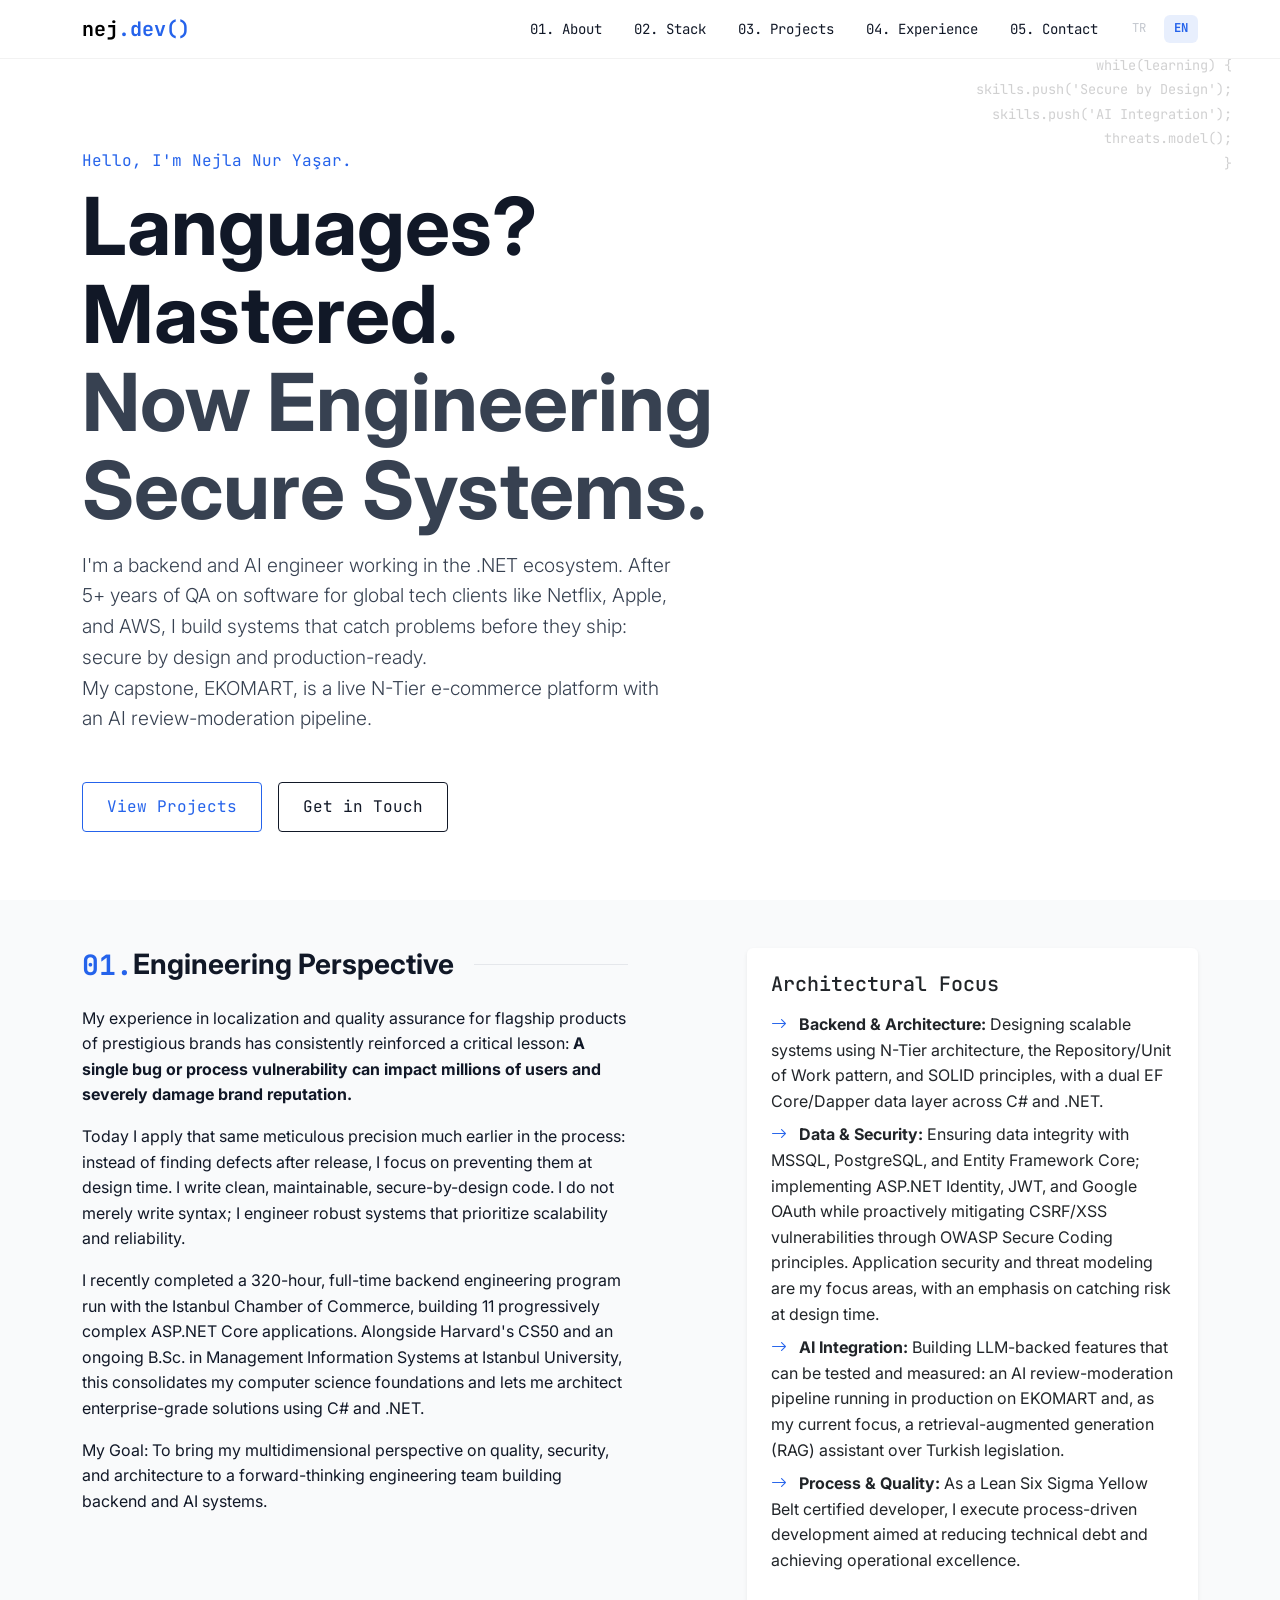
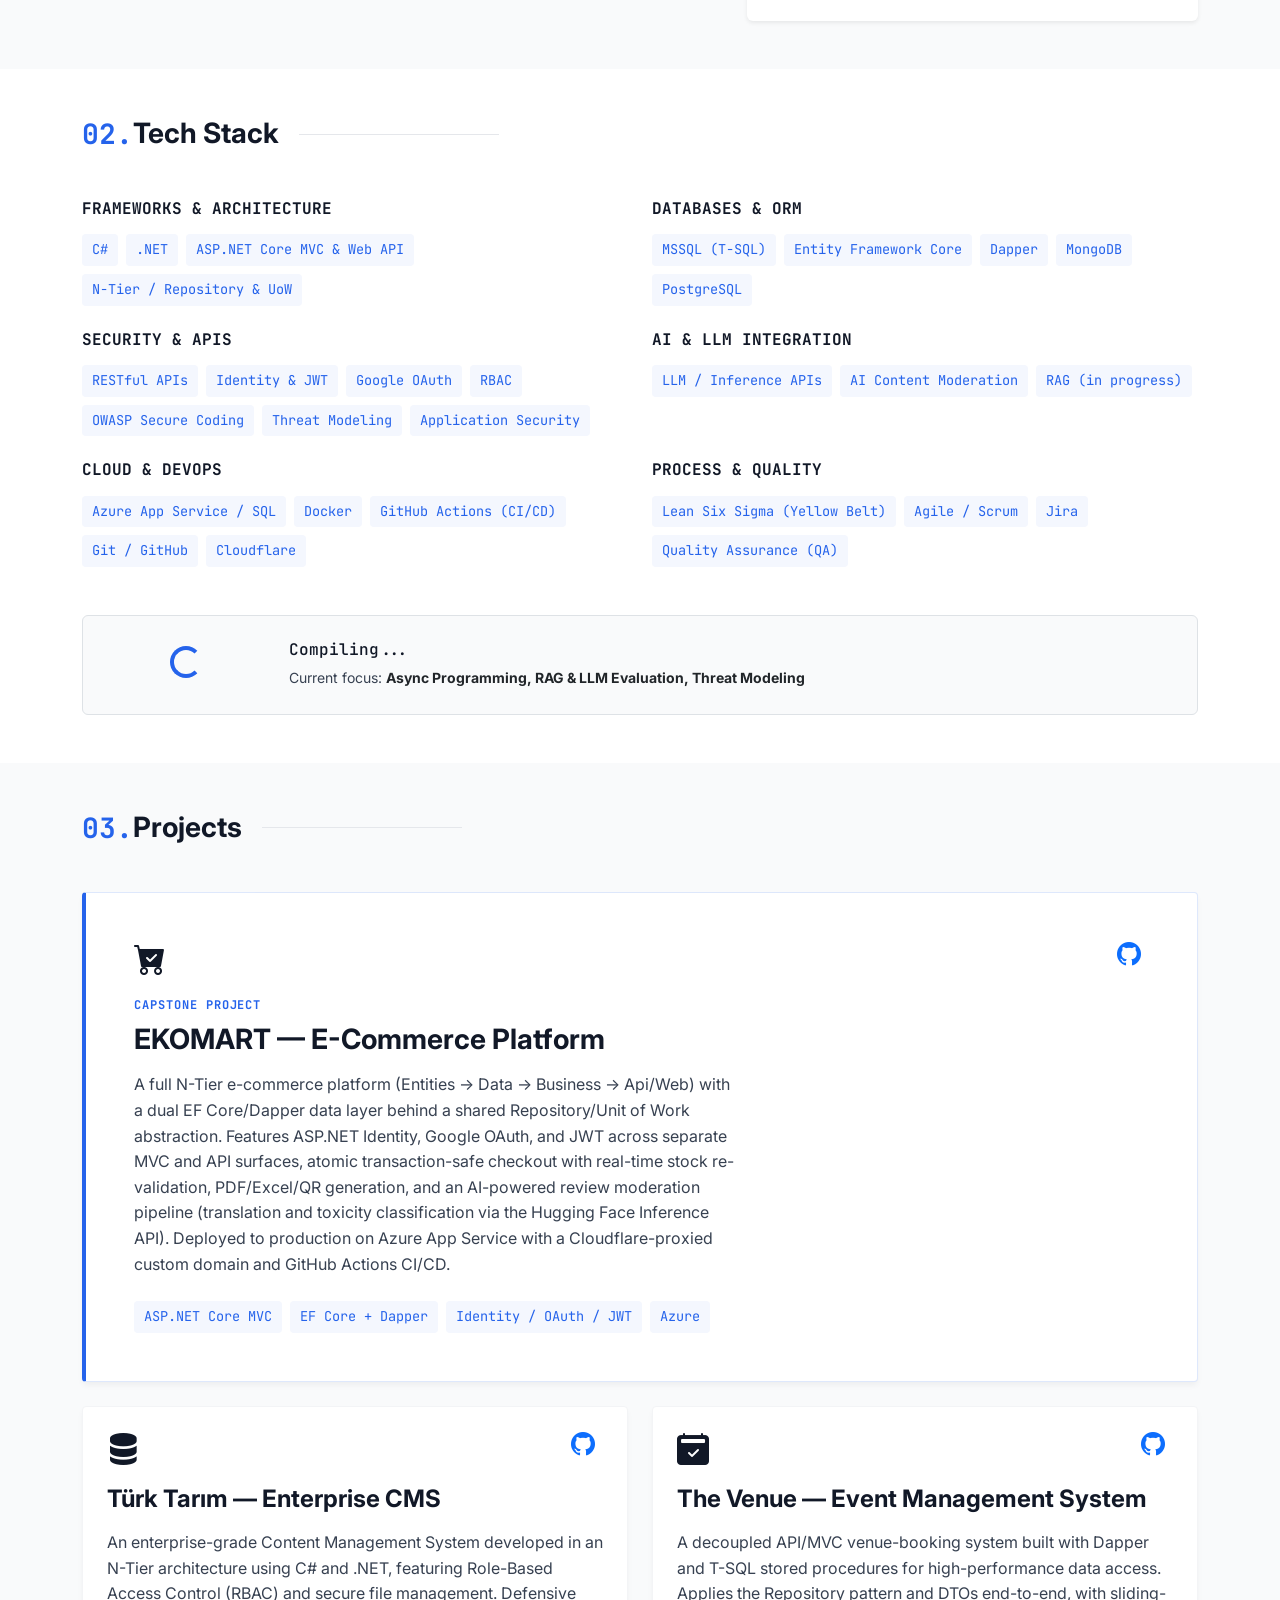
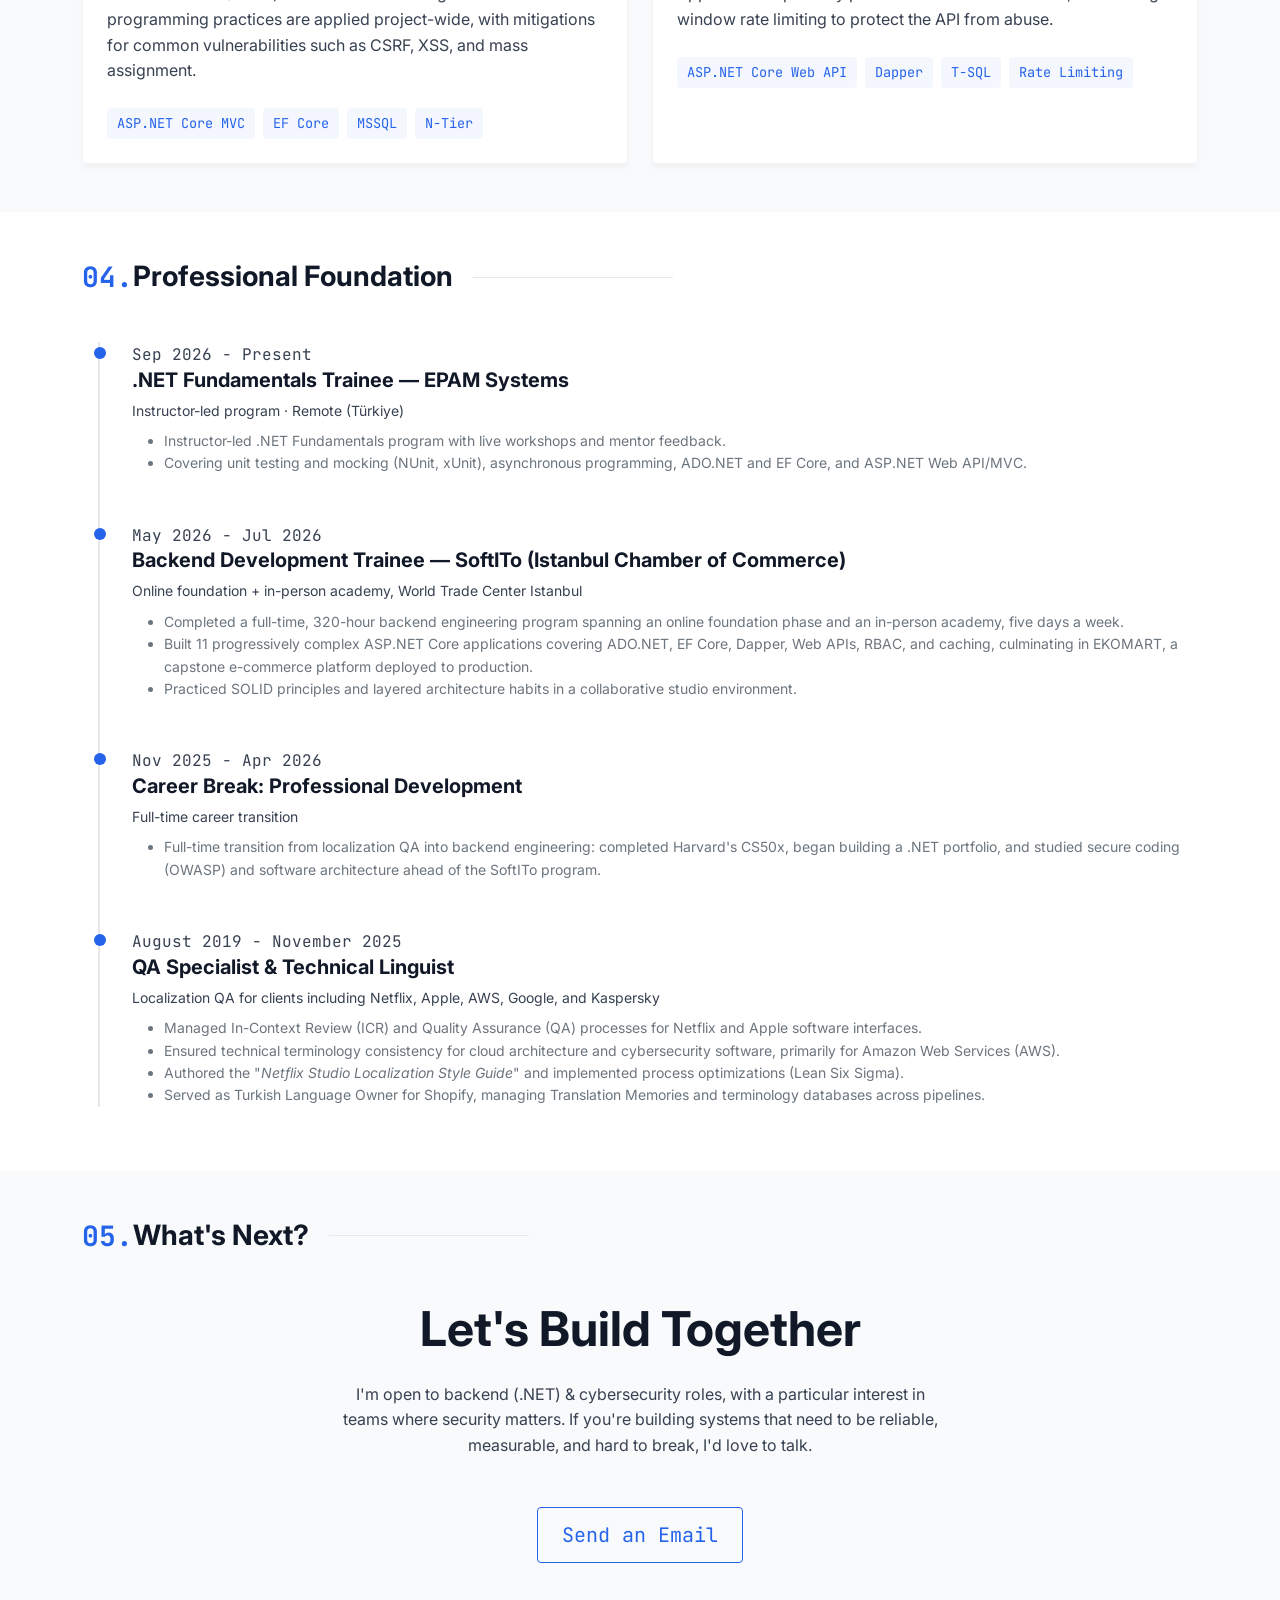
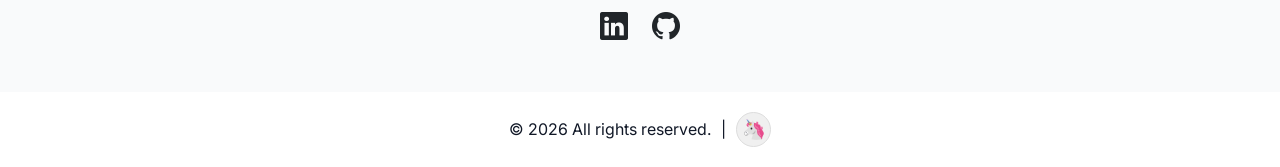
<file: index.html>
<!DOCTYPE html>
<html lang="en">

<head>
    <meta charset="UTF-8">
    <meta name="viewport" content="width=device-width, initial-scale=1.0">
    <link rel="icon" type="image/x-icon" href="/favicon.ico">
    <link rel="icon" type="image/svg+xml" href="/favicon.svg">
    <link rel="icon" type="image/png" sizes="96x96" href="/favicon-96x96.png">
    <title>Nejla Nur Yaşar | Backend & AI Engineer (.NET)</title>
    <link rel="stylesheet" href="https://cdn.jsdelivr.net/npm/bootstrap@5.3.0/dist/css/bootstrap.min.css">
    <link rel="stylesheet"
        href="https://fonts.googleapis.com/css2?family=Inter:wght@300;400;600;800&family=JetBrains+Mono:wght@400;700&display=swap">
    <link rel="stylesheet" href="https://cdn.jsdelivr.net/npm/bootstrap-icons@1.10.0/font/bootstrap-icons.css">
    <link rel="stylesheet" href="assets/css/style.css?v=2">
</head>

<body data-bs-spy="scroll" data-bs-target="#navbar-example" data-bs-offset="100">

    <nav id="navbar-example" class="navbar navbar-expand-lg fixed-top blur-nav">
        <div class="container">
            <a class="navbar-brand font-mono fw-bold" href="#">nej<span class="text-accent">.dev()</span></a>
            <button class="navbar-toggler" type="button" data-bs-toggle="collapse" data-bs-target="#navbarNav">
                <span class="navbar-toggler-icon"></span>
            </button>
            <div class="collapse navbar-collapse justify-content-end" id="navbarNav">
                <ul class="navbar-nav font-mono small">
                    <li class="nav-item"><a class="nav-link" href="#about" data-i18n="nav.about">01. About</a></li>
                    <li class="nav-item"><a class="nav-link" href="#stack" data-i18n="nav.stack">02. Stack</a></li>
                    <li class="nav-item"><a class="nav-link" href="#projects" data-i18n="nav.projects">03. Projects</a>
                    </li>
                    <li class="nav-item"><a class="nav-link" href="#experience" data-i18n="nav.experience">04.
                            Experience</a></li>
                    <li class="nav-item"><a class="nav-link text-accent" href="#contact" data-i18n="nav.contact">05.
                            Contact</a></li>
                    <li class="nav-item ms-lg-3 d-flex align-items-center">
                        <div class="lang-switch font-mono small d-flex gap-2"> <span data-lang="tr" id="btn-tr"
                                class="lang-btn">TR</span>
                            <span data-lang="en" id="btn-en" class="lang-btn">EN</span>
                        </div>
                    </li>
                </ul>
            </div>
        </div>
    </nav>

    <div class="hero-bg-code font-mono text-end pe-3 pe-lg-5 pt-5">
        while(learning) {<br>
        &nbsp;&nbsp;skills.push('Secure by Design');<br>
        &nbsp;&nbsp;skills.push('AI Integration');<br>
        &nbsp;&nbsp;threats.model();<br>
        }
    </div>

    <header class="hero-section d-flex flex-column justify-content-center position-relative overflow-hidden py-5">
        <div class="container">
            <div class="row align-items-center">
                <div class="col-lg-8">
                    <p class="font-mono text-accent mb-2" data-i18n="hero.greeting">Hello, I'm Nejla Nur Yaşar.</p>
                    <h1 class="display-1 fw-bold tracking-tighter mb-3">
                        <span data-i18n="hero.title_main">Languages? Mastered.</span><br>
                        <span class="text-secondary-custom" data-i18n="hero.title_sub">Now Engineering Secure
                            Systems.</span>
                    </h1>
                    <p class="lead text-muted mw-600 mb-5" data-i18n="hero.description">
                        I'm a backend and AI engineer working in the <span class='text-highlight'>.NET
                            ecosystem</span>. After 5+ years of QA on software for global tech clients like
                        Netflix, Apple, and AWS, I build systems that catch problems before they ship:
                        secure by design and production-ready. <br> My capstone, EKOMART, is a live N-Tier
                        e-commerce platform with an AI review-moderation pipeline.
                    </p>
                    <div class="d-flex align-items-center gap-3">
                        <a href="#projects" class="btn btn-custom-primary font-mono" data-i18n="hero.btn_projects">View
                            Projects</a>
                        <a href="#contact" class="btn btn-custom-dark font-mono" data-i18n="hero.btn_contact">Get in
                            Touch</a>
                    </div>
                </div>
            </div>
        </div>
    </header>

    <section id="about" class="py-5 bg-light-custom">
        <div class="container">
            <div class="row">
                <div class="col-lg-6 mb-4">
                    <h2 class="section-title">
                        <span class="text-accent font-mono">01.</span><span data-i18n="about.title">Engineering
                            Perspective</span>
                    </h2>

                    <p class="mt-4" data-i18n="about.p1">
                        My experience in localization and quality assurance for flagship products of
                        prestigious brands has consistently reinforced a critical lesson: <strong>A single
                            bug or process vulnerability can impact millions of users and severely damage brand
                            reputation.</strong>
                    </p>
                    <p data-i18n="about.p2">
                        Today I apply that same meticulous precision much earlier in the process: instead of
                        finding defects after release, I focus on preventing them at design time. I write
                        clean, maintainable, secure-by-design code. I do not merely write syntax; I engineer
                        robust systems that prioritize scalability and reliability.
                    </p>
                    <p data-i18n="about.p3">
                        I recently completed a 320-hour, full-time backend engineering program run with the
                        Istanbul Chamber of Commerce, building 11 progressively complex ASP.NET Core
                        applications. Alongside Harvard's CS50 and an ongoing B.Sc. in Management
                        Information Systems at Istanbul University, this consolidates my computer science
                        foundations and lets me architect enterprise-grade solutions using C# and .NET.
                    </p>
                    <p data-i18n="about.p4">
                        My Goal: To bring my multidimensional perspective on quality, security, and
                        architecture to a forward-thinking engineering team building backend and AI systems.
                    </p>

                </div>
                <div class="col-lg-5 offset-lg-1">
                    <div class="card border-0 shadow-sm p-4 h-100">
                        <h4 class="h5 mb-3 font-mono" data-i18n="about.focus_title">Architectural Focus</h4>
                        <ul class="list-unstyled">
                            <li class="mb-2">
                                <i class="bi bi-arrow-right text-accent me-2"></i>
                                <span data-i18n="about.focus_backend"><strong>Backend & Architecture:</strong> Designing
                                    scalable systems using N-Tier architecture, the
                                    Repository/Unit of Work pattern, and SOLID principles, with a dual EF
                                    Core/Dapper data layer across C# and .NET.</span>
                            </li>
                            <li class="mb-2">
                                <i class="bi bi-arrow-right text-accent me-2"></i>
                                <span data-i18n="about.focus_security"><strong>Data & Security:</strong> Ensuring data
                                    integrity with MSSQL, PostgreSQL, and Entity Framework Core;
                                    implementing ASP.NET Identity, JWT, and Google OAuth while proactively
                                    mitigating CSRF/XSS vulnerabilities through OWASP Secure Coding
                                    principles. Application security and threat modeling are my focus areas,
                                    with an emphasis on catching risk at design time.</span>
                            </li>
                            <li class="mb-2">
                                <i class="bi bi-arrow-right text-accent me-2"></i>
                                <span data-i18n="about.focus_ai"><strong>AI Integration:</strong> Building LLM-backed
                                    features that can be tested and measured: an AI
                                    review-moderation pipeline running in production on EKOMART and, as my
                                    current focus, a retrieval-augmented generation (RAG) assistant over
                                    Turkish legislation.</span>
                            </li>
                            <li class="mb-2">
                                <i class="bi bi-arrow-right text-accent me-2"></i>
                                <span data-i18n="about.focus_quality"><strong>Process & Quality:</strong> As a Lean Six
                                    Sigma Yellow Belt certified developer, I execute
                                    process-driven development aimed at reducing technical debt and
                                    achieving operational excellence.</span>
                            </li>
                        </ul>
                    </div>
                </div>
            </div>
        </div>
    </section>

    <section id="stack" class="py-5">
        <div class="container">
            <h2 class="section-title mb-5">
                <span class="text-accent font-mono">02.</span><span data-i18n="stack.title">Tech Stack</span>
            </h2>

            <div class="row g-4">
                <div class="col-md-6">
                    <div class="tech-card h-100">
                        <h3 class="h6 font-mono text-uppercase fw-bold mb-3" data-i18n="stack.cat_1">Frameworks &
                            Architecture</h3>
                        <div class="d-flex flex-wrap gap-2">
                            <span class="badge-custom">C#</span>
                            <span class="badge-custom">.NET</span>
                            <span class="badge-custom">ASP.NET Core MVC & Web API</span>
                            <span class="badge-custom">N-Tier / Repository & UoW</span>
                        </div>
                    </div>
                </div>

                <div class="col-md-6">
                    <div class="tech-card h-100">
                        <h3 class="h6 font-mono text-uppercase fw-bold mb-3" data-i18n="stack.cat_2">Databases & ORM
                        </h3>
                        <div class="d-flex flex-wrap gap-2">
                            <span class="badge-custom">MSSQL (T-SQL)</span>
                            <span class="badge-custom">Entity Framework Core</span>
                            <span class="badge-custom">Dapper</span>
                            <span class="badge-custom">MongoDB</span>
                            <span class="badge-custom">PostgreSQL</span>
                        </div>
                    </div>
                </div>

                <div class="col-md-6">
                    <div class="tech-card h-100">
                        <h3 class="h6 font-mono text-uppercase fw-bold mb-3" data-i18n="stack.cat_3">Security & APIs
                        </h3>
                        <div class="d-flex flex-wrap gap-2">
                            <span class="badge-custom">RESTful APIs</span>
                            <span class="badge-custom">Identity & JWT</span>
                            <span class="badge-custom">Google OAuth</span>
                            <span class="badge-custom">RBAC</span>
                            <span class="badge-custom">OWASP Secure Coding</span>
                            <span class="badge-custom">Threat Modeling</span>
                            <span class="badge-custom">Application Security</span>
                        </div>
                    </div>
                </div>

                <div class="col-md-6">
                    <div class="tech-card h-100">
                        <h3 class="h6 font-mono text-uppercase fw-bold mb-3" data-i18n="stack.cat_5">AI & LLM
                            Integration</h3>
                        <div class="d-flex flex-wrap gap-2">
                            <span class="badge-custom">LLM / Inference APIs</span>
                            <span class="badge-custom">AI Content Moderation</span>
                            <span class="badge-custom">RAG (in progress)</span>
                        </div>
                    </div>
                </div>

                <div class="col-md-6">
                    <div class="tech-card h-100">
                        <h3 class="h6 font-mono text-uppercase fw-bold mb-3" data-i18n="stack.cat_4">Cloud & DevOps</h3>
                        <div class="d-flex flex-wrap gap-2">
                            <span class="badge-custom">Azure App Service / SQL</span>
                            <span class="badge-custom">Docker</span>
                            <span class="badge-custom">GitHub Actions (CI/CD)</span>
                            <span class="badge-custom">Git / GitHub</span>
                            <span class="badge-custom">Cloudflare</span>
                        </div>
                    </div>
                </div>

                <div class="col-md-6">
                    <div class="tech-card h-100">
                        <h3 class="h6 font-mono text-uppercase fw-bold mb-3" data-i18n="stack.cat_6">Process & Quality
                        </h3>
                        <div class="d-flex flex-wrap gap-2">
                            <span class="badge-custom">Lean Six Sigma (Yellow Belt)</span>
                            <span class="badge-custom">Agile / Scrum</span>
                            <span class="badge-custom">Jira</span>
                            <span class="badge-custom">Quality Assurance (QA)</span>
                        </div>
                    </div>
                </div>
            </div>

            <div class="mt-5 p-4 border border-dashed rounded bg-light-custom">
                <div class="row align-items-center">
                    <div class="col-md-2 text-center">
                        <div class="spinner-border text-accent" role="status"></div>
                    </div>
                    <div class="col-md-10">
                        <h5 class="font-mono h6 mb-2" data-i18n="stack.loading_title">Compiling...</h5>
                        <p class="small text-muted mb-0">
                            <span data-i18n="stack.loading_desc">Current focus:</span>
                            <span class="text-dark fw-bold">Async Programming, RAG & LLM Evaluation,
                                Threat Modeling</span>
                        </p>
                    </div>
                </div>
            </div>
        </div>
    </section>

    <section id="projects" class="py-5 bg-light-custom">
        <div class="container">
            <h2 class="section-title mb-5">
                <span class="text-accent font-mono">03.</span><span data-i18n="projects.title">Projects</span>
            </h2>

            <div class="row g-4 mb-4">
                <div class="col-12">
                    <div class="project-card project-card--featured h-100 p-4 p-lg-5">
                        <div class="d-flex justify-content-between align-items-start mb-3">
                            <div class="folder-icon"><i class="bi bi-cart-check-fill h2"></i></div>
                            <div class="project-links">
                                <a href="https://github.com/zaruyashar/ekomart-ecommerce" target="_blank"
                                    rel="noopener noreferrer" class="mx-2"><i class="bi bi-github h4"></i></a>
                            </div>
                        </div>
                        <p class="project-eyebrow" data-i18n="projects.featured_label">Capstone Project</p>
                        <h3 class="h3 fw-bold mb-3" data-i18n="projects.p1_title">EKOMART — E-Commerce Platform</h3>
                        <p class="text-muted mb-4 mw-600" data-i18n="projects.p1_desc">
                            A full N-Tier e-commerce platform (Entities → Data → Business → Api/Web) with a
                            dual EF Core/Dapper data layer behind a shared Repository/Unit of Work
                            abstraction. Features ASP.NET Identity, Google OAuth, and JWT across separate
                            MVC and API surfaces, atomic transaction-safe checkout with real-time stock
                            re-validation, PDF/Excel/QR generation, and an AI-powered review moderation
                            pipeline (translation and toxicity classification via the Hugging Face Inference
                            API). Deployed to production on Azure App Service with a Cloudflare-proxied
                            custom domain and GitHub Actions CI/CD.
                        </p>
                        <div class="tech-stack-list font-mono x-small text-accent d-flex flex-wrap gap-2">
                            <span class="badge-custom">ASP.NET Core MVC</span>
                            <span class="badge-custom">EF Core + Dapper</span>
                            <span class="badge-custom">Identity / OAuth / JWT</span>
                            <span class="badge-custom">Azure</span>
                        </div>
                    </div>
                </div>
            </div>

            <div class="row g-4">
                <div class="col-md-6">
                    <div class="project-card h-100 p-4">
                        <div class="d-flex justify-content-between align-items-start mb-3">
                            <div class="folder-icon"><i class="bi bi-server h2"></i></div>
                            <div class="project-links">
                                <a href="https://github.com/zaruyashar/turk-tarim-mvc" target="_blank"
                                    rel="noopener noreferrer" class="mx-2"><i class="bi bi-github h4"></i></a>
                            </div>
                        </div>
                        <h3 class="h4 fw-bold mb-3" data-i18n="projects.p2_title">Türk Tarım — Enterprise CMS</h3>
                        <p class="text-muted mb-4" data-i18n="projects.p2_desc">
                            An enterprise-grade Content Management System developed in an N-Tier
                            architecture using C# and .NET, featuring Role-Based Access Control (RBAC) and
                            secure file management. Defensive programming practices are applied
                            project-wide, with mitigations for common vulnerabilities such as CSRF, XSS, and
                            mass assignment.
                        </p>
                        <div class="tech-stack-list font-mono x-small text-accent d-flex flex-wrap gap-2">
                            <span class="badge-custom">ASP.NET Core MVC</span>
                            <span class="badge-custom">EF Core</span>
                            <span class="badge-custom">MSSQL</span>
                            <span class="badge-custom">N-Tier</span>
                        </div>
                    </div>
                </div>

                <div class="col-md-6">
                    <div class="project-card h-100 p-4">
                        <div class="d-flex justify-content-between align-items-start mb-3">
                            <div class="folder-icon"><i class="bi bi-calendar2-check-fill h2"></i></div>
                            <div class="project-links">
                                <a href="https://github.com/zaruyashar/the-venue/" target="_blank"
                                    rel="noopener noreferrer" class="mx-2"><i class="bi bi-github h4"></i></a>
                            </div>
                        </div>
                        <h3 class="h4 fw-bold mb-3" data-i18n="projects.p3_title">The Venue — Event Management System
                        </h3>
                        <p class="text-muted mb-4" data-i18n="projects.p3_desc">
                            A decoupled API/MVC venue-booking system built with Dapper and T-SQL stored
                            procedures for high-performance data access. Applies the Repository pattern and
                            DTOs end-to-end, with sliding-window rate limiting to protect the API from
                            abuse.
                        </p>
                        <div class="tech-stack-list font-mono x-small text-accent d-flex flex-wrap gap-2">
                            <span class="badge-custom">ASP.NET Core Web API</span>
                            <span class="badge-custom">Dapper</span>
                            <span class="badge-custom">T-SQL</span>
                            <span class="badge-custom">Rate Limiting</span>
                        </div>
                    </div>
                </div>
            </div>
        </div>
    </section>


    <section id="experience" class="py-5">
        <div class="container">
            <h2 class="section-title mb-5">
                <span class="text-accent font-mono">04.</span><span data-i18n="experience.title">Professional
                    Foundation</span>
            </h2>

            <div class="timeline">

                <div class="timeline-item">
                    <span class="timeline-date font-mono text-muted" data-i18n="experience.epam_date">Sep 2026 -
                        Present</span>
                    <h4 class="h5 fw-bold" data-i18n="experience.epam_title">.NET Fundamentals Trainee — EPAM Systems
                    </h4>
                    <p class="small text-muted mb-2" data-i18n="experience.epam_location">Instructor-led program ·
                        Remote (Türkiye)</p>
                    <ul class="small text-secondary" data-i18n="experience.epam_list">
                        <li>Instructor-led .NET Fundamentals program with live workshops and mentor
                            feedback.</li>
                        <li>Covering unit testing and mocking (NUnit, xUnit), asynchronous programming,
                            ADO.NET and EF Core, and ASP.NET Web API/MVC.</li>
                    </ul>
                </div>

                <div class="timeline-item">
                    <span class="timeline-date font-mono text-muted" data-i18n="experience.softito_date">May 2026 - Jul
                        2026</span>
                    <h4 class="h5 fw-bold" data-i18n="experience.softito_title">
                        Backend Development Trainee — SoftITo (Istanbul Chamber of Commerce)
                    </h4>
                    <p class="small text-muted mb-2" data-i18n="experience.softito_location">
                        Online foundation + in-person academy, World Trade Center Istanbul
                    </p>
                    <ul class="small text-secondary" data-i18n="experience.softito_list">
                        <li>Completed a full-time, 320-hour backend engineering program spanning an online
                            foundation phase and an in-person academy, five days a week.</li>
                        <li>Built 11 progressively complex ASP.NET Core applications covering ADO.NET, EF
                            Core, Dapper, Web APIs, RBAC, and caching, culminating in EKOMART, a capstone
                            e-commerce platform deployed to production.</li>
                        <li>Practiced SOLID principles and layered architecture habits in a collaborative
                            studio environment.</li>
                    </ul>
                </div>

                <div class="timeline-item">
                    <span class="timeline-date font-mono text-muted" data-i18n="experience.break_date">Nov 2025 - Apr
                        2026</span>
                    <h4 class="h5 fw-bold" data-i18n="experience.break_title">Career Break: Professional Development
                    </h4>
                    <p class="small text-muted mb-2" data-i18n="experience.break_location">Full-time career transition
                    </p>
                    <ul class="small text-secondary" data-i18n="experience.break_list">
                        <li>Full-time transition from localization QA into backend engineering: completed
                            Harvard's CS50x, began building a .NET portfolio, and studied secure coding
                            (OWASP) and software architecture ahead of the SoftITo program.</li>
                    </ul>
                </div>

                <div class="timeline-item">
                    <span class="timeline-date font-mono text-muted" data-i18n="experience.qa_date">August 2019 -
                        November 2025</span>
                    <h4 class="h5 fw-bold" data-i18n="experience.qa_title">QA Specialist & Technical Linguist
                    </h4>
                    <p class="small text-muted mb-2" data-i18n="experience.qa_location">
                        Localization QA for clients including Netflix, Apple, AWS, Google, and Kaspersky
                    </p>
                    <ul class="small text-secondary" data-i18n="experience.qa_list">
                        <li>Managed In-Context Review (ICR) and Quality Assurance (QA) processes for Netflix
                            and Apple software interfaces.</li>
                        <li>Ensured technical terminology consistency for cloud architecture and
                            cybersecurity software, primarily for Amazon Web Services (AWS).</li>
                        <li>Authored the "<i>Netflix Studio Localization Style Guide</i>" and implemented
                            process optimizations (Lean Six Sigma).</li>
                        <li>Served as Turkish Language Owner for Shopify, managing Translation Memories and
                            terminology databases across pipelines.</li>
                    </ul>
                </div>
            </div>
        </div>
    </section>


    <section id="contact" class="py-5 bg-light-custom">
        <div class="container">
            <h2 class="section-title mb-5">
                <span class="text-accent font-mono">05.</span><span data-i18n="contact.title">What's Next?</span>
            </h2>

            <div class="mw-600 mx-auto text-center">
                <h3 class="display-5 fw-bold mb-4" data-i18n="contact.main_heading">Let's Build Together</h3>
                <p class="text-muted mb-5" data-i18n="contact.text">
                    I'm open to backend (.NET) & cybersecurity roles, with a
                    particular interest in teams where security matters. If you're building systems that
                    need to be reliable, measurable, and hard to break, I'd love to talk.
                </p>

                <a href="mailto:nejla@nej.dev" class="btn btn-custom-primary btn-lg font-mono"
                    data-i18n="contact.btn_email">Send an Email</a>

                <div class="mt-5 d-flex justify-content-center gap-4">
                    <a href="https://www.linkedin.com/in/nejla-nur-yasar/" target="_blank" rel="noopener noreferrer"
                        class="text-dark"><i class="bi bi-linkedin h3"></i></a>
                    <a href="https://github.com/zaruyashar" target="_blank" rel="noopener noreferrer"
                        class="text-dark"><i class="bi bi-github h3"></i></a>
                </div>
            </div>
        </div>
    </section>

    <footer class="site-footer">
        <div class="footer-content">
            <span>© <span id="current-year">2026</span> <span data-i18n="footer.rights">All rights
                    reserved.</span></span>
            <span class="footer-separator">|</span>
            <a href="/arcade/index.html" target="_blank" rel="noopener noreferrer" class="unicorn-btn"
                title="Discover the LearnLAB">
                🦄
            </a>
        </div>
    </footer>

    <script src="https://cdn.jsdelivr.net/npm/bootstrap@5.3.0/dist/js/bootstrap.bundle.min.js"></script>
    <script src="assets/js/i18n.js?v=2"></script>
    <script src="assets/js/main.js?v=2"></script>

</body>

</html>
</file>
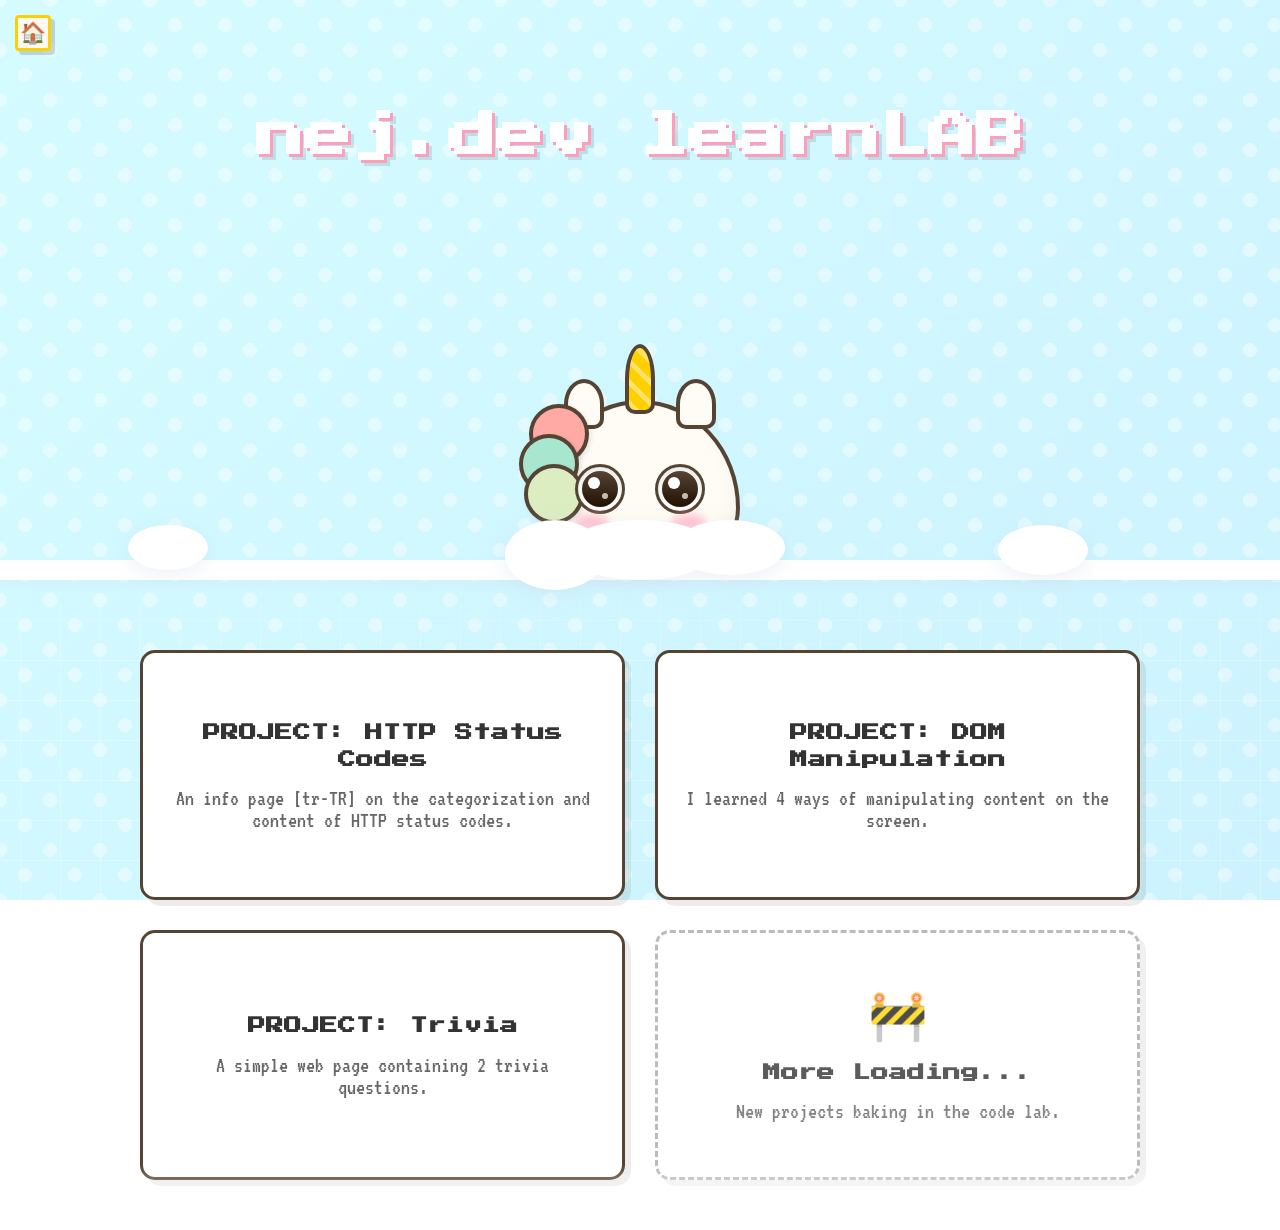
<file: arcade/index.html>
<!DOCTYPE html>
<html lang="tr">

<head>
    <meta charset="UTF-8">
    <meta name="viewport" content="width=device-width, initial-scale=1.0">
    <title>zaruyashar | Mini Projects</title>
    <link rel="preconnect" href="https://fonts.googleapis.com">
    <link rel="preconnect" href="https://fonts.gstatic.com" crossorigin>
    <link rel="stylesheet" href="https://fonts.googleapis.com/css2?family=Press+Start+2P&family=VT323&display=swap">
    <link rel="stylesheet" href="style.css">
</head>

<body>
    <a href="/" class="home-btn" title="NEJ.DEV">🏠</a>

    <section class="hero">
        <div class="title-container">
            <h1>nej.dev learnLAB</h1>
        </div>

        <div class="unicorn-wrapper">
            <div class="unicorn-head">

                <div class="horn"></div>

                <div class="ears">
                    <div class="ear left"></div>
                    <div class="ear right"></div>
                </div>

                <div class="mane">
                    <div class="mane-part mane-1"></div>
                    <div class="mane-part mane-2"></div>
                    <div class="mane-part mane-3"></div>
                </div>

                <div class="eyes-row">
                    <div class="eye">
                        <div class="pupil-container">
                            <div class="iris">
                                <div class="shine-1"></div>
                                <div class="shine-2"></div>
                            </div>
                        </div>
                    </div>
                    <div class="eye">
                        <div class="pupil-container">
                            <div class="iris">
                                <div class="shine-1"></div>
                                <div class="shine-2"></div>
                            </div>
                        </div>
                    </div>
                </div>

                <div class="cheeks">
                    <div class="cheek"></div>
                    <div class="cheek"></div>
                </div>

                <div class="face-features">
                    <div class="nose-dots">
                        <div class="nose-dot"></div>
                        <div class="nose-dot"></div>
                    </div>
                    <div class="mouth"></div>
                </div>

            </div>
        </div>
    </section>


    <div class="clouds-desk-container">
        <div class="cloud-base"></div>
        <div class="extra-cloud-left"></div>
        <div class="extra-cloud-right"></div>
    </div>
    <div class="desk-separator"></div>

    <!--- PROJECT CARDS --->
    <section class="content-section">
        <div class="projects-grid">

            <div class="card" onclick="openProject('./projects/http-status-codes/index.html')">
                <h3 class="card-title">PROJECT: HTTP Status Codes</h3>
                <p class="card-desc">An info page [tr-TR] on the categorization and content of HTTP status codes.</p>
                <div class="tech-tooltip">Tech: HTML, CSS, JavaScript</div>
            </div>

            <div class="card" onclick="openProject('./projects/dom-manipulation/index.html')">
                <h3 class="card-title">PROJECT: DOM Manipulation</h3>
                <p class="card-desc">I learned 4 ways of manipulating
                    content on the screen.</p>
                <div class="tech-tooltip">Tech: JQuery, event handlers, JavaScript</div>
            </div>

            <div class="card" onclick="openProject('./projects/trivia/index.html')">
                <h3 class="card-title">PROJECT: Trivia</h3>
                <p class="card-desc">A simple web page containing 2 trivia questions.</p>
                <div class="tech-tooltip">Tech: JavaScript, Bootstrap 4</div>
            </div>

            <div class="card coming-soon">
                <div class="status-icon">🚧</div>
                <h3 class="card-title">More Loading...</h3>
                <p class="card-desc">New projects baking in the code lab.</p>
                <div class="tech-tooltip">Status: Coding in progress...</div>
            </div>


        </div>
    </section>


    <!--- Static app iFrame screens --->
    <div id="game-overlay" class="overlay">
        <!--- No going back to the prev. page in iFrame, so, pop-out option --->
        <div class="game-console">
            <div class="console-controls">
                <button class="popout-btn" onclick="openInNewTab()" title="Open in New Tab">↗</button>
                <button class="close-btn" onclick="closeProject()" title="Close">X</button>
            </div>

            <iframe id="project-frame" src="" frameborder="0"></iframe>
        </div>
    </div>




    <!--- Always add script files before the closing "body" tag --->
    <script src="script.js"></script>
</body>

</html>
</file>
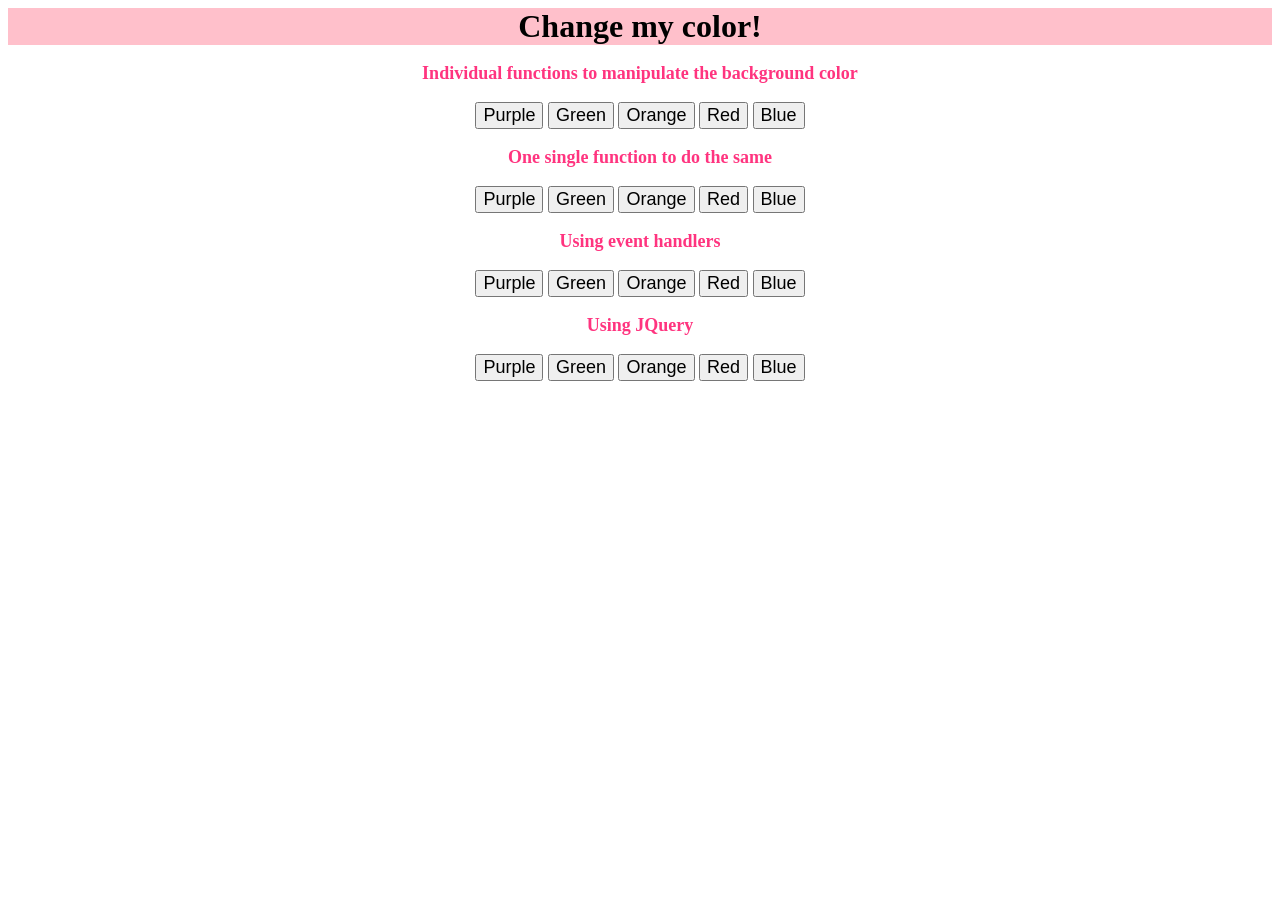
<file: arcade/projects/dom-manipulation/index.html>
<html>

<head>
    <link rel="stylesheet" href="style.css" />
    <script src="https://code.jquery.com/jquery-3.6.0.min.js"></script>
</head>

<body>
    <div class="container my-container-1">
        <div id="colorDiv">Change my color!</div>
    </div>

    <div class="container my-container-2">
        <h3>Individual functions to manipulate the background color</h3>

        <div>
            <button onclick="turnPurple();">Purple</button>
            <button onclick="turnGreen();">Green</button>
            <button onclick="turnOrange();">Orange</button>
            <button onclick="turnRed();">Red</button>
            <button onclick="turnBlue();">Blue</button>
        </div>
        <h3>One single function to do the same</h3>
        <div>
            <button onclick="changeColor('purple');">Purple</button>
            <button onclick="changeColor('green');">Green</button>
            <button onclick="changeColor('orange');">Orange</button>
            <button onclick="changeColor('red');">Red</button>
            <button onclick="changeColor('blue');">Blue</button>
        </div>
        <h3>Using event handlers</h3>
        <div>
            <button onclick="changeColorEvent(event);">Purple</button>
            <button onclick="changeColorEvent(event);">Green</button>
            <button onclick="changeColorEvent(event);">Orange</button>
            <button onclick="changeColorEvent(event);">Red</button>
            <button onclick="changeColorEvent(event);">Blue</button>
        </div>
        <h3>Using JQuery</h3>
        <div>
            <button class="JQButton">Purple</button>
            <button class="JQButton">Green</button>
            <button class="JQButton">Orange</button>
            <button class="JQButton">Red</button>
            <button class="JQButton">Blue</button>
        </div>
    </div>



    <!-- (a) Five separate color changing functions -->
    <script src="five.js" type="text/javascript"></script>
    <!-- (b) One general color changing function -->
    <script src="general.js" type="text/javascript"></script>
    <!-- (c) The event handler method -->
    <script src="event.js" type="text/javascript"></script>
    <!-- (d) Using JQuery only -->
    <script src="jquerycolor.js" type="text/javascript"></script>
</body>

</html>
</file>
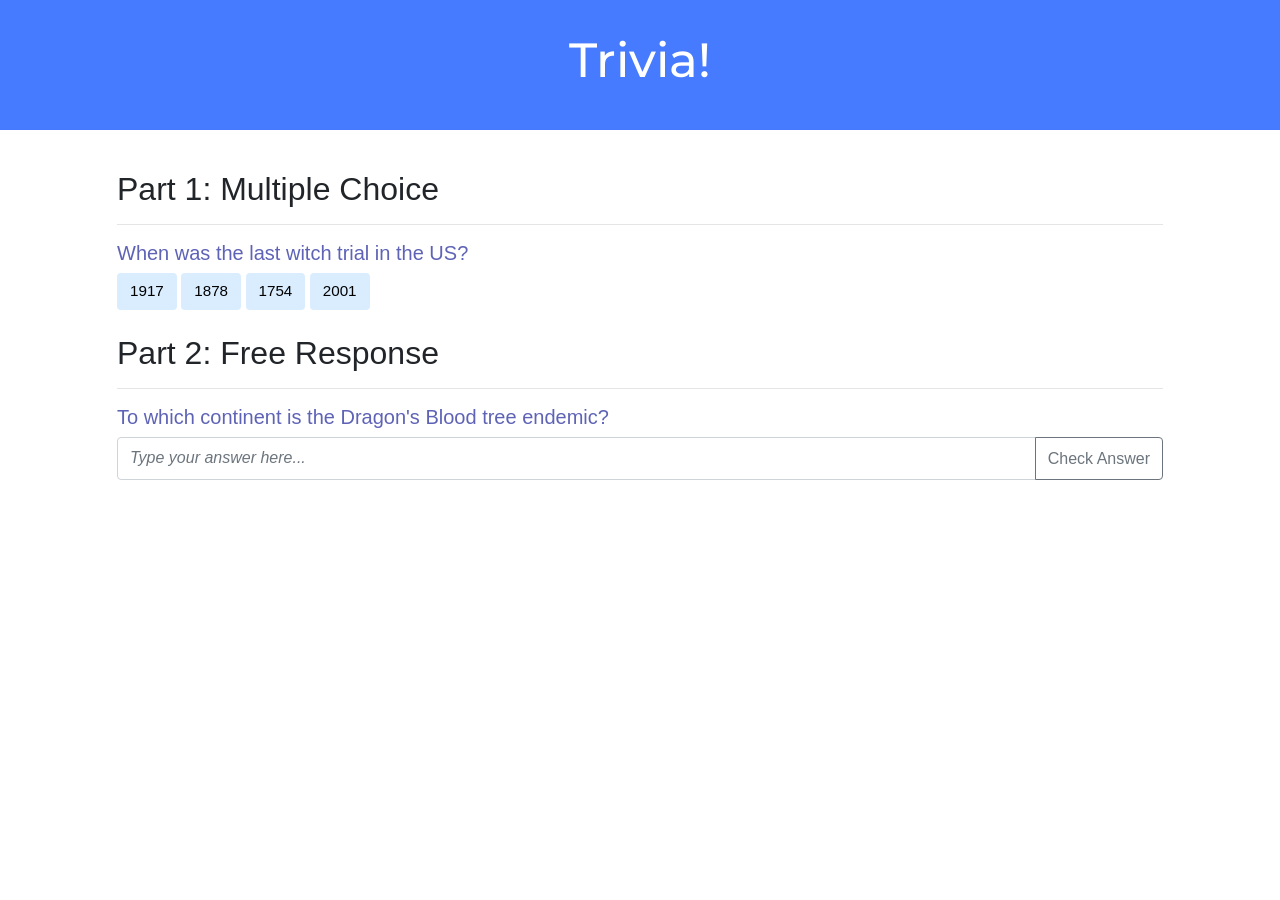
<file: arcade/projects/trivia/index.html>
<!DOCTYPE html>
<html lang="en">

<head>
    <link rel="stylesheet" href="https://cdn.jsdelivr.net/npm/bootstrap@4.1.3/dist/css/bootstrap.min.css"
        integrity="sha384-MCw98/SFnGE8fJT3GXwEOngsV7Zt27NXFoaoApmYm81iuXoPkFOJwJ8ERdknLPMO" crossorigin="anonymous">
    <link href="https://fonts.googleapis.com/css2?family=Montserrat:wght@500&display=swap" rel="stylesheet">
    <link href="style.css" rel="stylesheet">
    <title>Trivia!</title>
</head>


<body>
    <div class="header">
        <h1>Trivia!</h1>
    </div>

    <div class="container">
        <div class="section">
            <h2>Part 1: Multiple Choice </h2>
            <hr>
            <h3>When was the last witch trial in the US?</h3>
            <div aria-label="Multiple choice options" id="button-container">
                <button id="btn-1">1917</button>
                <button id="btn-2">1878</button>
                <button id="btn-3">1754</button>
                <button id="btn-4">2001</button>
            </div>
        </div>

        <div class="section">
            <h2>Part 2: Free Response</h2>
            <hr>
            <h3>To which continent is the Dragon's Blood tree endemic?</h3>
            <div class="input-group mb-3">
                <input type="text" class="form-control" placeholder="Type your answer here..."
                    aria-label="Type your answer here..." id="text-box" autocomplete="off">
                <div class="input-group-append">
                    <button class="btn btn-outline-secondary" type="button" id="submit-button">Check Answer</button>
                </div>
            </div>
            <div id="secondQuestion" style="margin-top: 10px;"></div>
        </div>
    </div>



    <script>
        // FIRST QUESTION
        var prevClickedButton = null;
        var prevFeedback = null;

        var container = document.getElementById("button-container");
        container.addEventListener("click", function (event) {
            var clickedButton = event.target;

            // Make sure a btn is selected
            if (clickedButton.tagName !== "BUTTON") {
                return;
            }


            // Reset previous styling
            if (prevClickedButton) {
                prevClickedButton.style.backgroundColor = "#d9edff";
                prevClickedButton.style.color = "black";
            }
            // Reset previous feedback
            if (prevFeedback) {
                prevFeedback.remove();
                prevFeedback = null;
            }


            // Feedback
            var feedbackT = document.createElement("p");
            feedbackT.innerText = "Correct!";

            var feedbackF = document.createElement("p");
            feedbackF.innerText = "Incorrect.";

            var buttonContainer = document.getElementById("button-container");


            // Btn logic
            if (clickedButton.id === "btn-2") {
                clickedButton.style.backgroundColor = "green";
                clickedButton.style.color = "white";

                prevFeedback = buttonContainer.appendChild(feedbackT);

            } else {
                clickedButton.style.backgroundColor = "red";
                clickedButton.style.color = "white";

                prevFeedback = buttonContainer.appendChild(feedbackF);
            }

            prevClickedButton = clickedButton;
        });



        // SECOND QUESTION
        var userInput = document.getElementById("text-box");
        var submitButton = document.getElementById("submit-button");
        var inputArea = document.getElementById("secondQuestion");

        var currentFeedback = null;

        submitButton.addEventListener("click", function (event) {

            // Feedback logic
            if (currentFeedback) {
                currentFeedback.remove();
                currentFeedback = null;
            }
            var newFeedback = document.createElement("p");

            //Answer check
            if (userInput.value.trim().toLowerCase() === "africa") {

                userInput.style.backgroundColor = "green";
                userInput.style.color = "white";

                newFeedback.innerText = "Correct!";
                inputArea.appendChild(newFeedback);
                currentFeedback = newFeedback;

            } else {
                userInput.style.backgroundColor = "red";
                userInput.style.color = "white";

                newFeedback.innerText = "Incorrect.";
                inputArea.appendChild(newFeedback);
                currentFeedback = newFeedback;
            }
        });


    </script>

</body>

</html>
</file>
<file: assets/css/style.css>
/* design tokens | pseudo-class | "root" has higher specificity than "html" */
/* add color, sppacing, radius & transition here */
:root {
    --bg-color: #ffffff;
    --text-primary: #111827;
    --text-secondary: #374151;
    --accent-color: #2563eb;
    --font-sans: "Inter", sans-serif;
    --font-mono: "JetBrains Mono", monospace;
}

.text-muted {
    color: var(--text-secondary) !important;
}

body {
    font-family: var(--font-sans);
    color: var(--text-primary);
    line-height: 1.6;
}

/* typography overrides */
h1,
h2,
h3,
h4,
h5,
h6 {
    color: var(--text-primary);
    font-weight: 700;
}

/* fluid font sizes */
.display-1 {
    /* auto-scale for screen size or zoom */
    font-size: clamp(2.5rem, 5vw + 1rem, 5rem) !important;
    /* override bootstrap */
    line-height: 1.1;
}

.lead {
    font-size: clamp(1rem, 1.5vw, 1.25rem) !important;
}

.font-mono {
    font-family: var(--font-mono);
}

.text-accent {
    color: var(--accent-color) !important;
}

.text-secondary-custom {
    color: var(--text-secondary);
}

.blur-nav {
    background: rgba(255, 255, 255, 0.9);
    backdrop-filter: blur(10px);
    border-bottom: 1px solid rgba(0, 0, 0, 0.05);
}

.nav-link {
    color: var(--text-primary) !important;
    margin-left: 1rem;
    position: relative;
}

.nav-link:hover {
    color: var(--accent-color) !important;
}


.mw-600 {
    max-width: 600px;
}

.btn-custom-primary,
.btn-custom-dark {
    padding: 12px 24px;
    border-radius: 4px;
    transition: all 0.3s ease;
    border: 1px solid;
}

.btn-custom-primary {
    border-color: var(--accent-color);
    color: var(--accent-color);
    background-color: transparent;
}

.btn-custom-primary:hover {
    background-color: rgba(37, 99, 235, 0.1);
    color: var(--accent-color);
}

.btn-custom-dark {
    border-color: var(--text-primary);
    color: var(--text-primary);
    background-color: transparent;
}

.btn-custom-dark:hover {
    background-color: var(--text-primary);
    color: #ffffff;
}

/* cards & sections */
.bg-light-custom {
    background-color: #f9fafb;
}

.section-title {
    font-size: 1.75rem;
    display: flex;
    align-items: center;
}

/* numbered section headers after the title nej.dev() */
.section-title::after {
    content: "";
    display: block;
    flex-grow: 1;
    max-width: 200px;
    height: 1px;
    background: #e5e7eb;
    margin-left: 20px;
}

/* tech badges */
.badge-custom {
    font-family: var(--font-mono);
    font-size: 0.85rem;
    color: var(--accent-color);
    background: rgba(37, 99, 235, 0.05);
    padding: 5px 10px;
    border-radius: 4px;
}

/* project cards */
.project-card {
    background: #fff;
    padding: 2rem;
    border-radius: 4px;
    box-shadow: 0 4px 6px -1px rgba(0, 0, 0, 0.05);
    transition: transform 0.3s ease;
    border: 1px solid #f3f4f6;
}

.project-card:hover {
    transform: translateY(-5px);
    box-shadow: 0 10px 15px -3px rgba(0, 0, 0, 0.1);
}

/* featured (flagship) project card */
.project-card--featured {
    border: 1px solid rgba(37, 99, 235, 0.15);
    border-left: 4px solid var(--accent-color);
}

.project-eyebrow {
    font-family: var(--font-mono);
    font-size: 0.75rem;
    font-weight: 700;
    letter-spacing: 0.08em;
    text-transform: uppercase;
    color: var(--accent-color);
    margin-bottom: 0.5rem;
}

.timeline {
    border-left: 2px solid #e5e7eb;
    padding-left: 2rem;
    margin-left: 1rem;
}

.timeline-item {
    position: relative;
    margin-bottom: 3rem;
}

.timeline-item::before {
    content: "";
    position: absolute;
    left: -2.4rem;
    top: 5px;
    width: 12px;
    height: 12px;
    background: var(--accent-color);
    border-radius: 50%;
}

/* overall rem use for accessibility - no hardcoding with px
- browser default: 1rem = 16px */


/* Feature update: Language switcher & en-US localization in addition to tr-TR */
.lang-switch {
    background-color: transparent;
    padding: 0;
    cursor: pointer;
}

.lang-btn {
    padding: 4px 10px;
    border-radius: 6px;
    transition: all 0.3s ease;
    text-decoration: none;
    font-weight: 500;
    color: var(--text-secondary);
}

.lang-btn:hover {
    color: var(--accent-color) !important;
    background-color: rgba(37, 99, 235, 0.05);
}

.lang-btn.active {
    background-color: rgba(37, 99, 235, 0.1);
    color: var(--accent-color) !important;
    font-weight: 700;
}

.lang-btn.inactive {
    opacity: 0.6;
    color: #9ca3af;
    font-weight: 400;
}

.timeline-item:last-child {
    margin-bottom: 0;
}

.site-footer {
    text-align: center;
    padding: 20px;
}

.footer-content {
    display: flex;
    justify-content: center;
    align-items: center;
    gap: 10px;
}

.unicorn-btn {
    display: flex;
    justify-content: center;
    align-items: center;
    width: 35px;
    height: 35px;
    border-radius: 50%;
    background-color: #f0f0f0;
    text-decoration: none;
    font-size: 1.2rem;
    transition: transform 0.2s ease, background-color 0.2s ease;
    border: 1px solid #ddd;
}

.unicorn-btn:hover {
    transform: scale(1.1);
    background-color: #e0c3fc;
}


/* mobile QA updates */

html,
body {
    overflow-x: hidden;
    width: 100%;
}

h1,
.display-1 {
    word-wrap: break-word;
    overflow-wrap: break-word;
}

.navbar-toggler {
    padding: 0.25rem 0.5rem;
    font-size: 1.25rem;
    border: none;
}

.navbar-toggler-icon {
    width: 1.2em;
    height: 1.2em;
    background-size: 100% 100%;
}

/* watermark */
.hero-bg-code {
    position: absolute;
    top: 5px;
    right: 0;
    z-index: -1;
    color: #656568;
    line-height: 1.8;

    opacity: 0.3;
    font-size: 0.85rem;
}

@media (max-width: 991.98px) {
    .hero-bg-code {
        opacity: 0.3;
        font-size: 0.5rem;
    }
}

/* hero header */
.hero-section {
    min-height: 100vh;
    padding-top: 140px !important;
    padding-bottom: 60px !important;
}

@media (max-width: 1025px) {
    .hero-section {
        min-height: auto;
        padding-top: 130px !important;
        padding-bottom: 40px !important;
    }
}
</file>
<file: arcade/style.css>
:root {
    /* Background */
    --bg-gradient: linear-gradient(-45deg, #ffd1ff, #fad0c4, #c9efff, #e0c3fc);

    /* Unicorn palette */
    --uni-body: #fffcf5;
    --uni-horn: #ffd000;
    --uni-cheek: #ff9ebb;
    --uni-hair1: #ffaaa5;
    --uni-hair2: #a8e6cf;
    --uni-hair3: #dcedc1;
    --eye-color: #333;
    --cloud-color: #ffffff;
    --cloud-shadow: #e0e5ec;


    --tech-glow: #00ffea;
}

/* CSS reset */
* {
    box-sizing: border-box;
    margin: 0;
    padding: 0;
}


body {
    font-family: 'VT323', monospace;
    background: linear-gradient(-45deg, #e0c3fc, #ff9ebb, #c9efff, #d4fcff);
    background-size: 400% 400%;
    background-attachment: fixed;
    animation: gradientBG 15s ease infinite;
    min-height: 100vh;
    display: flex;
    flex-direction: column;
    overflow-x: hidden;
    position: relative;
}

/* Pixel glitter */
body::before {
    content: '';
    position: absolute;
    top: 0;
    left: 0;
    width: 100%;
    height: 100%;
    pointer-events: none;
    background-image:
        radial-gradient(#fff 20%, transparent 20%),
        radial-gradient(#fff 20%, transparent 20%);
    background-color: transparent;
    background-position: 0 0, 25px 25px;
    background-size: 50px 50px;
    opacity: 0.4;
    animation: glitterMove 10s linear infinite;
    z-index: 0;
}

@keyframes glitterMove {
    0% {
        background-position: 0 0, 25px 25px;
    }

    100% {
        background-position: 50px 50px, 75px 75px;
    }
}

@keyframes gradientBG {
    0% {
        background-position: 0% 50%;
    }

    50% {
        background-position: 100% 50%;
    }

    100% {
        background-position: 0% 50%;
    }
}


/* Hero */
.hero {
    height: 60vh;
    display: flex;
    flex-direction: column;
    justify-content: flex-end;
    align-items: center;
    position: relative;
    text-align: center;
    z-index: 1;
}

.title-container {
    position: absolute;
    top: 20%;
    animation: floatTitle 4s ease-in-out infinite;
    width: 100%;
    padding: 0 10px;
    z-index: 10;
}

h1 {
    font-family: 'Press Start 2P', cursive;
    color: #fff;
    text-shadow: 3px 3px 0px #ff9ebb, 6px 6px 0px rgba(0, 0, 0, 0.1);
    font-size: 3rem;
    margin-bottom: 10px;
    line-height: 1.2;
}

@keyframes floatTitle {

    0%,
    100% {
        transform: translateY(0);
    }

    50% {
        transform: translateY(-15px);
    }
}


/* Unicorn */
.unicorn-wrapper {
    position: relative;
    z-index: 2;
    margin-bottom: -40px;
    animation: breathe 5s ease-in-out infinite;
}

@keyframes breathe {

    0%,
    100% {
        transform: translateY(0) scale(1);
    }

    50% {
        transform: translateY(-5px) scale(1.02);
    }
}

.unicorn-head {
    width: 200px;
    height: 180px;
    background: var(--uni-body);
    border: 4px solid #554433;
    border-radius: 50% 50% 45% 45% / 60% 60% 40% 40%;
    position: relative;
    z-index: 2;
    box-shadow: inset 0 -10px 20px rgba(0, 0, 0, 0.05);
}

.horn {
    position: absolute;
    top: -60px;
    left: 50%;
    transform: translateX(-50%);
    width: 30px;
    height: 70px;
    background: var(--uni-horn);
    border: 4px solid #554433;
    border-radius: 50% 50% 10px 10px;
    z-index: 1;
    overflow: hidden;
}

.horn::after {
    content: '';
    position: absolute;
    top: 0;
    left: -50%;
    width: 200%;
    height: 100%;
    background: repeating-linear-gradient(45deg, transparent, transparent 10px, rgba(255, 255, 255, 0.4) 10px, rgba(255, 255, 255, 0.4) 15px);
}

.mane {
    position: absolute;
    top: 0px;
    left: -25px;
    display: flex;
    flex-direction: column;
    z-index: 0;
}

.mane-part {
    width: 60px;
    height: 60px;
    border: 4px solid #554433;
    margin-bottom: -30px;
    border-radius: 50%;
    box-shadow: 2px 2px 5px rgba(0, 0, 0, 0.1);
}

.mane-1 {
    background: var(--uni-hair1);
    margin-left: 10px;
}

.mane-2 {
    background: var(--uni-hair2);
    margin-left: 0px;
}

.mane-3 {
    background: var(--uni-hair3);
    margin-left: 5px;
}

.ears {
    position: absolute;
    top: -25px;
    width: 100%;
    display: flex;
    justify-content: space-between;
    padding: 0 20px;
    z-index: 0;
}

.ear {
    width: 40px;
    height: 50px;
    background: var(--uni-body);
    border: 4px solid #554433;
    border-radius: 50% 50% 10px 10px;
}

.eyes-row {
    display: flex;
    justify-content: space-between;
    width: 130px;
    position: absolute;
    top: 60px;
    left: 50%;
    transform: translateX(-50%);
    z-index: 3;
}

.eye {
    width: 50px;
    height: 50px;
    background: #fff;
    border: 3px solid #554433;
    position: relative;
    overflow: hidden;
    border-radius: 50%;
    box-shadow: inset 0 4px 10px rgba(0, 0, 0, 0.1);
}

.pupil-container {
    width: 36px;
    height: 36px;
    position: absolute;
    top: 50%;
    left: 50%;
    transform: translate(-50%, -50%);
    border-radius: 50%;
}

.iris {
    width: 100%;
    height: 100%;
    border-radius: 50%;
    position: relative;
    background: linear-gradient(to bottom, #554433, #221100);
}

.shine-1 {
    position: absolute;
    top: 6px;
    left: 6px;
    width: 12px;
    height: 12px;
    background: #fff;
    border-radius: 50%;
    z-index: 2;
}

.shine-2 {
    position: absolute;
    bottom: 8px;
    right: 10px;
    width: 6px;
    height: 6px;
    background: #fff;
    border-radius: 50%;
    opacity: 0.7;
    z-index: 2;
}

.cheeks {
    position: absolute;
    top: 110px;
    width: 100%;
    display: flex;
    justify-content: space-between;
    padding: 0 30px;
    z-index: 4;
}

.cheek {
    width: 35px;
    height: 18px;
    background: var(--uni-cheek);
    border-radius: 50%;
    opacity: 0.6;
    filter: blur(4px);
}

.face-features {
    position: absolute;
    top: 125px;
    left: 50%;
    transform: translateX(-50%);
    display: flex;
    flex-direction: column;
    align-items: center;
    z-index: 5;
}

.nose-dots {
    display: flex;
    gap: 15px;
    margin-bottom: 5px;
}

.nose-dot {
    width: 4px;
    height: 4px;
    background: #554433;
    border-radius: 50%;
}

.mouth {
    width: 30px;
    height: 15px;
    border-bottom: 3px solid #554433;
    border-radius: 0 0 15px 15px;
}


/* Cloud desk */
.clouds-desk-container {
    position: relative;
    width: 100%;
    height: 80px;
    margin-top: -40px;
    z-index: 3;
    display: flex;
    justify-content: center;
    align-items: flex-end;
    filter: drop-shadow(0 5px 10px rgba(200, 210, 230, 0.3));
}

.cloud-base,
.cloud-base::before,
.cloud-base::after {
    background: var(--cloud-color);
    border-radius: 50%;
    position: absolute;
}

.cloud-base {
    width: 150px;
    height: 60px;
    bottom: 0;
    left: 50%;
    transform: translateX(-50%);
}

.cloud-base::before {
    content: '';
    width: 100px;
    height: 70px;
    bottom: -10px;
    left: -60px;
}

.cloud-base::after {
    content: '';
    width: 110px;
    height: 55px;
    bottom: 5px;
    right: -70px;
}

.extra-cloud-left {
    position: absolute;
    width: 80px;
    height: 45px;
    background: var(--cloud-color);
    border-radius: 50%;
    bottom: 10px;
    left: 10%;
    z-index: 1;
}

.extra-cloud-right {
    position: absolute;
    width: 90px;
    height: 50px;
    background: var(--cloud-color);
    border-radius: 50%;
    bottom: 5px;
    right: 15%;
    z-index: 1;
}

.desk-separator {
    width: 100%;
    height: 20px;
    background: var(--cloud-color);
    margin-top: -20px;
    position: relative;
    z-index: 2;
    box-shadow: 0 5px 10px rgba(200, 210, 230, 0.2);
}


/* Content */
.content-section {
    flex-grow: 1;
    padding: 70px 20px 50px;
    display: flex;
    justify-content: center;
    position: relative;
    z-index: 1;
    background-image:
        linear-gradient(rgba(255, 255, 255, 0.3) 1px, transparent 1px),
        linear-gradient(90deg, rgba(255, 255, 255, 0.3) 1px, transparent 1px);
    background-size: 40px 40px;
    background-position: center top;
    mask-image: linear-gradient(to bottom, transparent, black 10%, black 90%, transparent);
}

.projects-grid {
    display: grid;
    grid-template-columns: repeat(2, 1fr);
    gap: 30px;
    max-width: 1000px;
    width: 100%;
}


.card {
    background: #fff;
    border: 3px solid #554433;
    border-radius: 15px;
    padding: 25px;
    position: relative;
    transition: all 0.3s cubic-bezier(0.175, 0.885, 0.32, 1.275);
    cursor: pointer;
    height: 250px;
    display: flex;
    flex-direction: column;
    justify-content: center;
    align-items: center;
    box-shadow: 6px 6px 0px rgba(85, 68, 51, 0.1);
}


.card:hover {
    transform: translate(-6px, -6px) scale(1.02);
    box-shadow: 10px 10px 0px #554433, 0 0 25px var(--tech-glow);
    border-color: #554433;
}

.card-title {
    font-family: 'Press Start 2P', cursive;
    font-size: 1.1rem;
    margin-bottom: 15px;
    color: #333;
    text-align: center;
    line-height: 1.5;
}

.card-desc {
    font-size: 1.4rem;
    color: #666;
    text-align: center;
}


.tech-tooltip {
    position: absolute;
    bottom: 15px;
    background: #000;
    color: #0f0;
    padding: 8px 15px;
    font-size: 1rem;
    border-radius: 4px;
    opacity: 0;
    transition: all 0.3s ease;
    pointer-events: none;
    transform: translateY(20px) scale(0.8);
    box-shadow: 0 5px 15px rgba(0, 0, 0, 0.3);
    border: 1px solid #0f0;
    font-family: 'VT323', monospace;
}


.card:hover .tech-tooltip {
    opacity: 1;
    transform: translateY(0) scale(1);
}


@media (max-width: 768px) {
    .hero {
        height: 50vh;
    }

    h1 {
        font-size: 1.8rem;
    }

    .title-container {
        top: 15%;
    }

    .unicorn-wrapper {
        transform: scale(0.75);
        margin-bottom: -50px;
    }

    .clouds-desk-container {
        transform: scale(0.8);
    }

    .projects-grid {
        grid-template-columns: 1fr;
        gap: 25px;
    }

    .card {
        height: 220px;
    }
}


/* --- PLAYGROUND SCREEN - iFRAME --- */
.overlay {
    position: fixed;
    top: 0;
    left: 0;
    width: 100%;
    height: 100%;
    background: rgba(0, 0, 0, 0.85);
    display: none;
    justify-content: center;
    align-items: center;
    z-index: 1000;
    opacity: 0;
    transition: opacity 0.3s ease;
}

.overlay.active {
    display: flex;
    opacity: 1;
}

.game-console {
    width: 90%;
    max-width: 1000px;
    height: 80vh;
    background: #fff;
    border: 4px solid var(--uni-horn);
    border-radius: 15px;
    position: relative;
    box-shadow: 0 0 30px var(--tech-glow);
    animation: popIn 0.3s cubic-bezier(0.175, 0.885, 0.32, 1.275);
}

.console-controls {
    position: absolute;
    top: -20px;
    right: -20px;
    display: flex;
    gap: 15px;
    /* Distance between the two buttons */
    z-index: 10;
}

@keyframes popIn {
    from {
        transform: scale(0.8);
    }

    to {
        transform: scale(1);
    }
}


#project-frame {
    width: 100%;
    height: 100%;
    display: block;
    border-radius: 11px;
}

.close-btn {
    width: 50px;
    height: 50px;
    background: #ff6b6b;
    color: #fff;
    border: 3px solid #fff;
    border-radius: 50%;
    font-family: 'Press Start 2P', cursive;
    font-size: 20px;
    cursor: pointer;
    z-index: 10;
    box-shadow: 0 5px 15px rgba(0, 0, 0, 0.3);
    transition: transform 0.2s;
    display: flex;
    justify-content: center;
    align-items: center;
}

.close-btn:hover {
    transform: scale(1.1) rotate(90deg);
    background: #ff0000;
}

.popout-btn {
    width: 50px;
    height: 50px;
    background: var(--tech-glow);
    color: #000;
    border: 3px solid #fff;
    border-radius: 50%;
    font-family: sans-serif;
    font-size: 24px;
    font-weight: bold;
    cursor: pointer;
    z-index: 10;
    box-shadow: 0 5px 15px rgba(0, 0, 0, 0.3);
    transition: transform 0.2s;
    display: flex;
    justify-content: center;
    align-items: center;
}

.popout-btn:hover {
    transform: scale(1.1);
    background: #fff;
    border-color: var(--tech-glow);
    color: var(--tech-glow);
}

.card.coming-soon {
    border-style: dashed;
    border-color: #aaa;
    background: rgba(255, 255, 255, 0.5);
    cursor: default;
    justify-content: center;
    opacity: 0.8;
}

.card.coming-soon:hover {
    transform: none;
    box-shadow: 6px 6px 0px rgba(85, 68, 51, 0.1);
    border-color: #aaa;
}

.card.coming-soon .tech-tooltip {
    background: #333;
    color: #fff;
    border-color: #555;
    box-shadow: none;
}

.status-icon {
    font-size: 3rem;
    margin-bottom: 15px;
    animation: pulse 2s infinite;
}

@keyframes pulse {
    0% {
        transform: scale(1);
        opacity: 1;
    }

    50% {
        transform: scale(1.1);
        opacity: 0.7;
    }

    100% {
        transform: scale(1);
        opacity: 1;
    }
}

.home-btn {
    position: fixed;
    top: 15px;
    left: 15px;
    z-index: 10000;
    display: flex;
    justify-content: center;
    align-items: center;
    width: 36px;
    height: 36px;
    text-decoration: none;
    font-size: 1.3rem;
    background-color: #fcf8f2;
    border: 3px solid var(--uni-horn);
    border-radius: 4px;
    box-shadow: 4px 4px 0px rgba(0, 0, 0, 0.15);
    transition: transform 0.2s ease, box-shadow 0.2s ease;
    cursor: pointer;
    image-rendering: pixelated;
    image-rendering: crisp-edges;
}

.home-btn:hover {
    transform: translate(2px, 2px);
    box-shadow: 2px 2px 0px rgba(0, 0, 0, 0.2);
    background-color: #ffffff;
}
</file>
<file: arcade/projects/dom-manipulation/style.css>
#colorDiv {
    background-color: pink;
    font-style: bold;
    font-size: xx-large;
    font-weight: 800;
    text-align: center;
    align-items: center;
}

.my-container-1, .my-container-2 {
    text-align: center;
    align-items: center;
}

h3 {
    color: #ff347f;
}

* {
    font-size: large;
}
</file>
<file: arcade/projects/trivia/style.css>
body {
    background-color: #fff;
    color: #212529;
    font-size: 1rem;
    font-weight: 400;
    line-height: 1.5;
    margin: 0;
    text-align: left;
}

.container {
    margin-left: auto;
    margin-right: auto;
    padding-left: 15px;
    padding-right: 15px;
}

.header {
    background-color: #477bff;
    color: #fff;
    margin-bottom: 2rem;
    padding: 2rem 1rem;
    text-align: center;
}

.section {
    padding: 0.5rem 2rem 1rem 2rem;
}

.section:hover {
    background-color: #f5f5f5;
    transition: color 2s ease-in-out, background-color 0.15s ease-in-out;
}

h1 {
    font-family: 'Montserrat', sans-serif;
    font-size: 48px;
}

button,
input[type="submit"] {
    background-color: #d9edff;
    border: 1px solid transparent;
    border-radius: 0.25rem;
    font-size: 0.95rem;
    font-weight: 400;
    line-height: 1.5;
    padding: 0.375rem 0.75rem;
    text-align: center;
    transition: color 0.15s ease-in-out, background-color 0.15s ease-in-out, border-color 0.15s ease-in-out, box-shadow 0.15s ease-in-out;
    vertical-align: middle;
}


input[type="text"] {
    line-height: 1.8;
    width: 25%;
}

input[type="text"]:hover {
    background-color: #f5f5f5;
    transition: color 2s ease-in-out, background-color 0.15s ease-in-out;
}

h3 {
    font-weight: 300;
    font-size: 20px;
    color: #5e63b6;
}

::placeholder {
    color: #d9dad7;
    font-style: italic;
}
</file>
